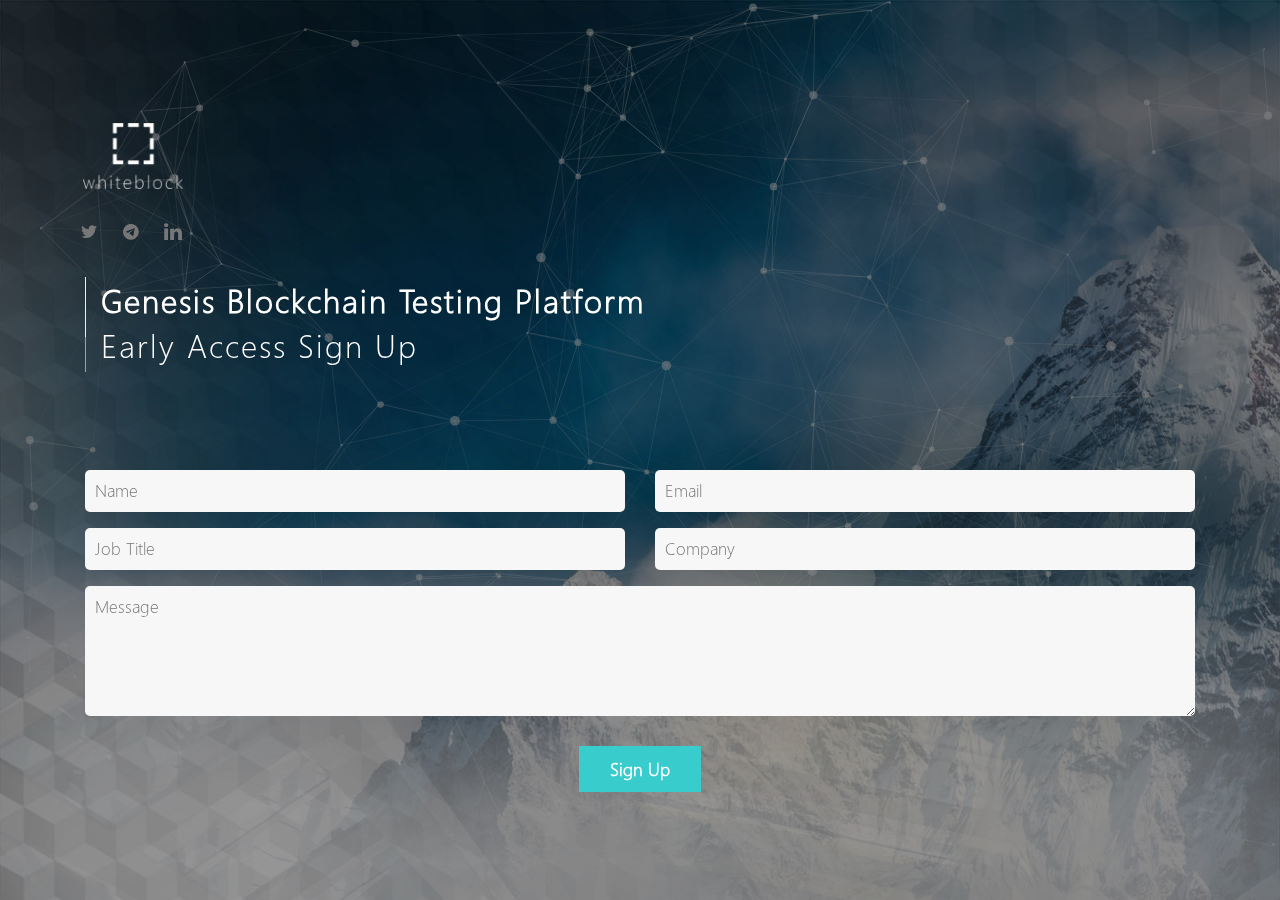
<file: genesisbeta/index.html>
<!DOCTYPE html>
<html lang="zxx">
<head>
    <!-- Global site tag (gtag.js) - Google Analytics -->
    <script async src="https://www.googletagmanager.com/gtag/js?id=UA-141689264-1"></script>
    <script>
      window.dataLayer = window.dataLayer || [];
      function gtag(){dataLayer.push(arguments);}
      gtag('js', new Date());

      gtag('config', 'UA-141689264-1');
    </script>
    <!-- Metas -->
    <meta charset="utf-8">
    <meta http-equiv="X-UA-Compatible" content="IE=edge" />
		<meta http-equiv="Cache-control" content="public">
    <meta name="viewport" content="width=device-width, initial-scale=1, maximum-scale=1" />
    <meta name="keywords" content="whiteblock, blockchain testing platform, blockchain testing, dapp testing" />
    <meta name="description" content="Whiteblock is a blockchain testing company based in Los Angeles. The Whiteblock platform allows users to quickly test the performance of blockchain protocols and dapps." />
    <meta name="author" content="Whiteblock" />

    <!-- Title  -->
    <title>Whiteblock Blockchain Testing</title>

    <!-- Favicon -->
    <link rel="shortcut icon" href="../img/whiteblock-favicon.jpg" />

    <!-- Google Fonts -->
    <link href="https://fonts.googleapis.com/css?family=Poppins:300,400,500,600" rel="stylesheet">
    <link href="https://fonts.googleapis.com/css?family=Raleway:200,300,400,500,600,700,800" rel="stylesheet">

    <!-- Plugins -->
    <link rel="stylesheet" href="../css/plugins.css" />

    <!-- Core Style Css -->
    <link rel="stylesheet" href="../css/style.css" />

    <style>
        .social a {
            color: #777;
            font-size: 18px;
            margin: 15px 10px;
        }
        
        .header .contact-form {
            margin-top: 20px;
        }
        .header .contact-form .controls .section-head  h4 {
            line-height: 1.4;
            font-size: 2.3em;
        }
        .header .contact-form input[type='text'],
        .header .contact-form input[type='email'],
        .header .contact-form textarea {
            width: 100%;
            padding: 10px;
            border: 0;
            background: #f7f7f7;
            border-radius: 5px;
            font-size: 1.2em;
        }
        .header .contact-form textarea {
            height: 130px;
            max-height: 130px;
            max-width: 100%;
        }
        .header .contact-form button[type='submit'] {
            background: #39CCCC;
            border: 1px solid #39CCCC;
            color: #fff;
            padding: 10px 30px;
            margin-top: 10px;
            font-weight: 600;
            font-size: 1.3em;
            cursor: pointer;
            position: relative;
        }
        .header .contact-form button[type='submit']:after {
            content: '';
            width: 0;
            height: 100%;
            position: absolute;
            bottom: 0;
            left: 100%;
            z-index: 1;
            background: #fff;
            -webkit-transition: all 0.3s ease;
            transition: all 0.3s ease;
        }
        .header .contact-form button[type='submit'] span {
            position: relative;
            z-index: 2;
        }
        .header .contact-form button[type='submit']:hover:after {
            width: 100%;
            left: 0;
            -webkit-transition: width 0.3s ease;
            transition: width 0.3s ease;
        }
        .header .contact-form button[type='submit']:hover span {
            color: #39CCCC;
        }

        @media only screen and (max-width: 411px) {
			.header .contact-form .controls .section-head h4 {
				font-size: 1.8em;
            }
            .header .contact-form input[type='text'],
            .header .contact-form input[type='email'],
            .header .contact-form textarea {
                font-size: 1.0em;
            }
        }
    </style>
</head>

<body>
    <!-- ==== Start Loading -->
		<div class="loading-logo">
			<div class="middle"> </div>
		</div>
    <!-- End Loading ==== -->


    <!-- ==== Start Header -->
    <header class="header valign bg-img" data-scroll-index="0" data-overlay-dark="4" data-background="../img/mountains.jpg">
        <!-- particles -->
        <div id="particles-js"></div>
        <div class="container">
            <div class="row">
                <div class="full-width caption">
                    <a class="logo" href="https://whiteblock.io/">
                            <img style="margin-left: 13px;" src="../img/whiteblock-logo-light.png" alt="whiteblock blockchain testing logo">
                    </a>
                    <div class="social">
                    <a href="https://twitter.com/whiteblockio"><i class="icofont icofont-social-twitter"></i></a>
                    <a href="https://t.me/joinchat/HsUCShLKi--lX14OSQyhMg"><i class="icofont icofont-social-telegram"></i></a>
                    <a href="https://www.linkedin.com/company/whiteblock/"><i class="icofont icofont-brand-linkedin"></i></a>
                </div>
                
                <div class="col-lg-12 contact-form">
                    <form class="form" id="contact-form" method="post" action="https://formspree.io/hello@whiteblock.io">
                        <div class="messages"></div>

                        <div class="controls">
                            <div class="row">
                                <div class="section-head col-sm-12">
                                    <h4> Genesis Blockchain Testing Platform <br> <span>Early Access Sign Up </span>
                                    </h4> <br>
                                </div>
                                <div class="col-md-6">
                                    <div class="form-group">
                                        <input id="form_name" type="text" name="name" placeholder="Name" required>
                                    </div>
                                </div>
                                <div class="col-md-6">
                                    <div class="form-group">
                                        <input id="form_email" type="email" name="email" placeholder="Email" required>
                                    </div>
                                </div>
                                <div class="col-md-6">
                                    <div class="form-group">
                                        <input id="form_title" type="text" name="title" placeholder="Job Title" required>
                                    </div>
                                </div>
                                <div class="col-md-6">
                                    <div class="form-group">
                                        <input id="form_company" type="text" name="company" placeholder="Company" required>
                                    </div>
                                </div>
                                <div class="col-md-12">
                                    <div class="form-group">
                                        <textarea id="form_message" name="message" placeholder="Message" rows="4" required="required"></textarea>
                                    </div>
                                </div>
                                <div class="col-md-12 text-center">
                                    <button type="submit"><span>Sign Up</span></button>
                                </div>
                            </div>
                        </div>
                    </form>
                </div>
			</div>
        </div>
    </header>
    <!-- End Header ==== -->


   <!-- jQuery -->
   <script src="../js/jquery-3.0.0.min.js"></script>
   <script src="../js/jquery-migrate-3.0.0.min.js"></script>

   <!-- bootstrap -->
   <script src="../js/bootstrap.min.js"></script>

   <!-- scrollIt -->
   <script src="../js/scrollIt.min.js"></script>

   <!-- jquery.waypoints.min -->
   <script src="../js/jquery.waypoints.min.js"></script>

   <!-- jquery.counterup.min -->
   <script src="../js/jquery.counterup.min.js"></script>

   <!-- owl carousel -->
   <script src="../js/owl.carousel.min.js"></script>

   <!-- isotope.pkgd.min js -->
   <script src="../js/isotope.pkgd.min.js"></script>

   <!-- particles.min js -->
   <script src="../js/particles.min.js"></script>

       <!-- app js -->
   <script src="../js/app.min.js"></script>

   <!-- validator js -->
   <script src="../js/validator.min.js"></script>

   <!-- custom scripts -->
   <script src="../js/scripts.min.js"></script>


</body>
</html>
</file>
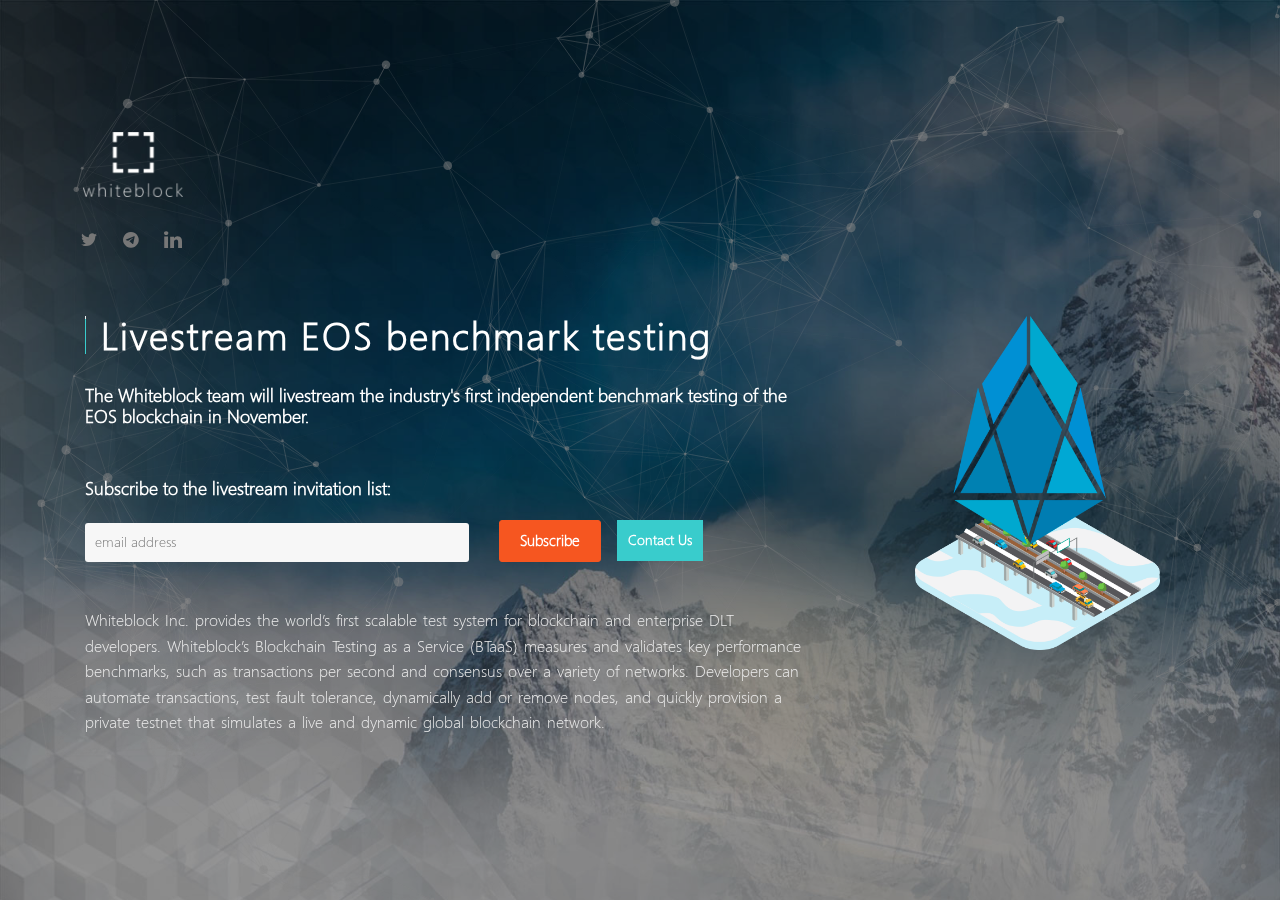
<file: rsvp/index.html>
<!DOCTYPE html>
<html lang="zxx">
<head>
	    <!-- Global site tag (gtag.js) - Google Analytics -->
    <script async src="https://www.googletagmanager.com/gtag/js?id=UA-141689264-1"></script>
    <script>
      window.dataLayer = window.dataLayer || [];
      function gtag(){dataLayer.push(arguments);}
      gtag('js', new Date());

      gtag('config', 'UA-141689264-1');
    </script>
    <meta charset="utf-8">
    <meta http-equiv="X-UA-Compatible" content="IE=edge" />
		<meta http-equiv="Cache-control" content="public">
    <meta name="viewport" content="width=device-width, initial-scale=1, maximum-scale=1" />
    <meta name="keywords" content="whiteblock, blockchain testing platform, blockchain testing, dapp testing" />
    <meta name="description" content="Whiteblock is a blockchain testing company based in Los Angeles. The Whiteblock platform allows users to quickly test the performance of blockchain protocols and dapps." />
    <meta name="author" content="Whiteblock" />

    <!-- Title  -->
    <title>Whiteblock Livestream</title>

    <!-- Favicon -->
    <link rel="shortcut icon" href="../img/whiteblock-favicon.jpg" />

    <!-- Google Fonts -->
    <link href="https://fonts.googleapis.com/css?family=Poppins:300,400,500,600" rel="stylesheet">
    <link href="https://fonts.googleapis.com/css?family=Raleway:200,300,400,500,600,700,800" rel="stylesheet">

    <!-- Plugins -->
    <link rel="stylesheet" href="../css/plugins.css" />

    <!-- Core Style Css -->
    <link rel="stylesheet" href="../css/style.min.css" />

		<style>
		.header .email-subscribe h4 {
			font-size: 25px;
			font-weight: 200;
		}
		.header .email-subscribe {
			padding: 20px 10px 0px 0px;
      		margin-top: 30px;
		}
		@media only screen and (min-width: 1200px) {
			.header .email-subscribe {
				padding: 20px 50px 0px 0px;
			}
		}
		@media only screen and (max-width: 991px) {
			.header .caption .eos-illus img{
				display: none;
			}
		}
		.header .email-subscribe .email-subscribe-form input[type='email'],
		.header .email-subscribe .email-subscribe-form textarea {
			width: 100%;
			padding: 10px;
			border: 0;
			background: #f7f7f7;
			border-radius: 3px;
			margin-top: 7px;
			margin-right: -25px;
		}
		.header .email-subscribe .email-subscribe-form textarea {
			height: 155px;
			max-height: 155px;
			max-width: 100%;
		}
		.header .email-subscribe .email-subscribe-form input[type='submit'] {
			background: #F65620;
			border: 1px solid #F65620;
			border-radius: 3px;
			color: #fff;
			padding: 10px 20px;
			font-weight: 700;
			font-size: 15px;
			cursor: pointer;
			position: relative;
			margin-top: 4px;
			margin-right: 10px;
		}
		.header .email-subscribe .email-subscribe-form #subscribe-result {
				visibility: hidden;
				min-width: 250px;
				margin-left: -135px;
				background-color: #005c99;
				color: #fff;
				text-align: center;
				border-radius: 2px;
				padding: 16px;
				position: fixed;
				z-index: 1;
				left: 50%;
				bottom: 150px;
				font-size: 17px;
		}
		.header .email-subscribe .email-subscribe-form #subscribe-result.show {
				visibility: visible;
				-webkit-animation: fadein 0.5s, fadeout 0.5s 2.5s;
				animation: fadein 0.5s, fadeout 0.5s 2.5s;
		}
		.header .email-subscribe .work-btn button[type='button']{
		  background: #39CCCC;
		  border: 1px solid #39CCCC;
		  color: #fff;
		  padding: 10px 10px;
		  margin: 4px 0px 0px 0px;
		  font-weight: 600;
		  cursor: pointer;
		  position: relative;
		}
		.header .email-subscribe .work-btn button[type='button']:after {
		  content: '';
		  width: 0;
		  height: 100%;
		  position: absolute;
		  bottom: 0;
		  left: 100%;
		  z-index: 1;
		  background-color: #fff;
		  -webkit-transition: all 0.3s ease;
		  transition: all 0.3s ease;
		}
		.header .email-subscribe .work-btn button[type='button'] span {
		  position: relative;
		  z-index: 2;
		}
		.header .email-subscribe .work-btn button[type='button']:hover:after {
		  width: 100%;
		  left: 0;
		  -webkit-transition: width 0.3s ease;
		  transition: width 0.3s ease;
		}
		.header .email-subscribe .work-btn button[type='button']:hover span {
		  color: #39CCCC;
		}

		.social a {
		  color: #777;
		  font-size: 18px;
		  margin: 15px 10px;
		}
		</style>
</head>

<body>
    <!-- ==== Start Loading -->
		<div class="loading-logo">
			<div class="middle"> </div>
		</div>
    <!-- End Loading ==== -->

		<!-- ==== Contact form Pop up -->
		<section class="contact">
			<div class="container-fluid">
      	<div class="row">
					<div class="modal fade" id="myModal">
						<div class="modal-dialog">
							<div class="modal-content contact-form">
								<div class="controls">
									<form class="form" id="contact-form" method="post" action="https://formspree.io/hello@whiteblock.io">
										<div class="section-head modal-header">
											<h4 class="modal-title">Contact Us</h4>
											<button type="button" class="close" data-dismiss="modal">&times;</button>
										</div>

										<div class="modal-body">
											<div class="col-12">
			                    <div class="form-group">
			                        <input id="form_name" type="text" name="name" placeholder="Name" required="required">
			                    </div>
			                </div>
			                <div class="col-12">
			                    <div class="form-group">
			                        <input id="form_email" type="email" name="email" placeholder="Email" required="required">
			                    </div>
			                </div>
			                <div class="col-md-12">
			                    <div class="form-group">
			                        <textarea id="form_message" name="message" placeholder="Message" rows="4" required="required"></textarea>
			                    </div>
			                </div>
										</div>
										<div class="col-md-12 text-center">
												<button type="submit"><span>Send Message</span></button>
										</div>
									</form>
								</div>
							</div>
						</div>
					</div>
				</div>
			</div>
		</section>
		<!-- End Contact form Pop up ==== -->

    <!-- ==== Start Header -->
    <header class="header valign bg-img" data-scroll-index="0" data-overlay-dark="4" data-background="../img/mountains.jpg">
        <!-- particles -->
        <div id="particles-js"></div>

        <div class="container">
            <div class="row">
							<div class="full-width caption">
								<a class="logo" href="https://whiteblock.io/">
										<img style="margin-left: 13px;" src="../img/whiteblock-logo-light.png" alt="whiteblock blockchain testing logo">
								</a>
								<div class="social">
			              <a href="https://twitter.com/whiteblockio"><i class="icofont icofont-social-twitter"></i></a>
			              <a href="https://t.me/joinchat/HsUCShLKi--lX14OSQyhMg"><i class="icofont icofont-social-telegram"></i></a>
			              <a href="https://www.linkedin.com/company/whiteblock/"><i class="icofont icofont-brand-linkedin"></i></a>
			          </div>
							</div>
                <div class="full-width caption mt-50">
									<div class="container">
					            <div class="row">
					              <div class="col-lg-8">
					                  <div class="mission mb-30">
					                      <div class="section-head mb-30">
					                        <h4> Livestream EOS benchmark testing </h4>
					                      </div>
                                <h6> The Whiteblock team will livestream the industry's first independent benchmark testing of the EOS blockchain in November.</h6>
																<!-- Begin MailChimp Signup Form -->
																<div class="email-subscribe full-width">
																	<h6> Subscribe to the livestream invitation list:</h6> <br>
																	<div class="email-subscribe-form">
																			<form action="https://whiteblock.us17.list-manage.com/subscribe/post-json?u=a27d6187752a19dbe98b0f944&amp;id=68c58d55ef" method="get" id="subscribe-form" name="mc-embedded-subscribe-form" class="validate" target="_blank" novalidate>
																					<div class="row">
																						<div class="col-12 col-md-7">
																							<input type="email" value="" name="EMAIL" class="email" placeholder="email address" required>
																						</div>
																						<div class="col-12 col-md-2">
																					    <!-- real people should not fill this in and expect good things - do not remove this or risk form bot signups-->
																					    <div style="position: absolute; left: -5000px;" aria-hidden="true"><input type="text" name="b_a27d6187752a19dbe98b0f944_16fb002c89" tabindex="-1" value=""></div>
																					    <div class="sub-btn"><input type="submit" value="Subscribe" name="subscribe" onclick="toaster()"></div>
																						</div>
																						<div class="col-12 col-md-3">
																							<div class="work-btn">
																								<button type="button" data-toggle="modal" data-target="#myModal">
																									<span>Contact Us</span>
																								</button>
																							</div>
																						</div>
																					</div>
																			</form>
																			<div class="" id="subscribe-result"></div>
																	</div>
																</div>
																<!--End mc_embed_signup-->
                                <p style="margin-top: 45px;">Whiteblock Inc. provides the world’s first scalable test system for blockchain and enterprise DLT developers. Whiteblock’s Blockchain Testing as a Service (BTaaS) measures and validates key performance benchmarks, such as transactions per second and consensus over a variety of networks. Developers can automate transactions, test fault tolerance, dynamically add or remove nodes, and quickly provision a private testnet that simulates a live and dynamic global blockchain network.</p> <br>
					                  </div>
					              </div>
												<div class="eos-illus col-lg-4">
													<img style="max-width: 70%; height: auto; margin-left: 70px;" src="../img/eos-livestream.png" alt="Infrastructure as a Service for Whiteblock Blockchain Testing Platform">
												</div>
					            </div>
					        </div>
                </div>
						</div>
        </div>
    </header>
    <!-- End Header ==== -->


    <!-- jQuery -->
    <script src="../js/jquery-3.0.0.min.js"></script>
    <script src="../js/jquery-migrate-3.0.0.min.js"></script>

    <!-- bootstrap -->
    <script src="../js/bootstrap.min.js"></script>

    <!-- scrollIt -->
    <script src="../js/scrollIt.min.js"></script>

    <!-- jquery.waypoints.min -->
    <script src="../js/jquery.waypoints.min.js"></script>

    <!-- jquery.counterup.min -->
    <script src="../js/jquery.counterup.min.js"></script>

    <!-- owl carousel -->
    <script src="../js/owl.carousel.min.js"></script>

    <!-- isotope.pkgd.min js -->
    <script src="../js/isotope.pkgd.min.js"></script>

    <!-- particles.min js -->
    <script src="../js/particles.min.js"></script>

		<!-- app js -->
    <script src="../js/app.min.js"></script>

    <!-- validator js -->
    <script src="../js/validator.min.js"></script>

    <!-- custom scripts -->
    <script src="../js/scripts.min.js"></script>

</body>
</html>
</file>
<file: css/plugins.css>
/*-----------------------------------------------------------------------------------

-----------------------------------------------------------------------------------*/

/* ----------------------------------------------------------------
			[ All Css Plugins & Helper Classes File ]
-----------------------------------------------------------------*/

/* == bootstrap == */
@import url("plugins/bootstrap.min.css");

/* == animate Headline == */
@import url("plugins/animate.min.css");

/* == et-line icon font == */
@import url("plugins/et-line.css");

/* == icofont icon font == */
@import url("plugins/icofont.css");

/* == fontawesome icon font == */
@import url("plugins/fontawesome-all.min.css");

/* == YouTubePopUp == */
@import url("plugins/YouTubePopUp.css");

/* == magnific-popup == */
@import url("plugins/magnific-popup.css");

/* == owl.carousel == */
@import url("plugins/owl.carousel.min.css");
@import url("plugins/owl.theme.default.min.css");

/* == helper classes == */
@import url("plugins/helper.css");
</file>
<file: css/style.css>
/*-----------------------------------------------------------------------------------

	Whiteblock LLC

 Main Color   : #39CCCC
 main Font    : Poppins
 Heading Font : Segoe UI light

-----------------------------------------------------------------------------------*/

/* ----------------------------------------------------------------
     [ Add Logo Preloader ]
-----------------------------------------------------------------*/
.loading-logo{
  position: fixed;
  top: 0;
  left: 0;
  height: 100%;
  width: 100%;
  background: url('../img/load.gif') no-repeat center center;
  background-color: #000;
  z-index: 9999999999999;
}

.loading-logo .middle{
  position: absolute;
  top: 50%;
  width: 100%;
}

/* ----------------------------------------------------------------
    [ 01 Start Basic ]
-----------------------------------------------------------------*/

* {
  margin: 0;
  padding: 0;
  -webkit-box-sizing: border-box;
          box-sizing: border-box;
  outline: none !important;
  list-style: none;
}
@font-face {
  font-family: 'Segoeuil';
  src: url('../fonts/segoeuil.ttf');
}

body {
  color: #00000a;
  line-height: 1.3;
  font-weight: 400;
  font-size: 14px;
  font-family: 'Segoeuil', sans-serif;
  overflow-x: hidden !important;
}

h1, h2, h3, h4, h5, h6 {
  font-family: 'Segoeuil', sans-serif;
}

p {
  font-size: 14px;
  color: #666;
  line-height: 1.6;
  word-spacing: 1px;
  margin: 0;
}

img {
  width: 100%;
  height: auto;
}

span, a, a:hover {
  display: inline-block;
  text-decoration: none;
  color: inherit;
}

.section-head {
  margin-bottom: 80px;
}
.section-head h4 {
  position: relative;
  padding: 0 0 0 15px;
  line-height: 1;
  border-left: 1px solid #eee;
  letter-spacing: 2px;
  font-size: 38px;
  font-weight: 700;
}
.section-head h4:before {
  content: '';
  width: 1px;
  height: 35px;
  background: #39CCCC;
  position: absolute;
  left: -1px;
  bottom: 0;
}
.section-head h4 span {
  font-weight: 200;
  padding-bottom: 5px;
}
.platform-head {
	margin-bottom: 0px;
}
.client-head {
	margin-bottom: 40px;
}

.bg-gray {
  background: #f7f7f7;
}
.bg-gray .owl-theme .owl-dots .owl-dot span {
  background: #777;
}

.o-hidden {
  overflow: hidden;
}

.position-re {
  position: relative;
}

.full-width {
  width: 100% !important;
}

.bg-img {
  background-size: cover;
  background-repeat: no-repeat;
}

.section-padding {
  padding: 50px 0;
}

.valign {
  display: -webkit-box;
  display: -ms-flexbox;
  display: flex;
  -webkit-box-align: center;
  -ms-flex-align: center;
  align-items: center;
}

.v-middle {
  position: absolute;
  width: 100%;
  top: 50%;
  left: 0;
  -webkit-transform: translate(0%, -50%);
  transform: translate(0%, -50%);
}

.cd-headline {
  font-size: 3rem;
  line-height: 1.2;
}

.cd-headline.clip span {
  display: inline-block;
  padding: .2em 0;
  font-size: 4.5rem;
  font-weight: 50;
  letter-spacing: 10px;
  text-transform: lowercase;
}

@media only screen and (min-width: 768px) {
  .cd-headline {
    font-size: 3rem;
    font-weight: 300;
  }
}
@media only screen and (min-width: 1170px) {
  .cd-headline {
    font-size: 4rem;
  }
}
.cd-words-wrapper {
  display: inline-block;
  position: relative;
  text-align: left;
}

.cd-words-wrapper b {
  display: inline-block;
  position: absolute;
  white-space: nowrap;
  left: 0;
  top: 0;
}

.cd-words-wrapper b.is-visible {
  position: relative;
}

.no-js .cd-words-wrapper b {
  opacity: 0;
}

.no-js .cd-words-wrapper b.is-visible {
  opacity: 1;
}

/* xclip */
.cd-headline.clip span {
  display: inline-block;
  padding: .2em 0;
}

.cd-headline.clip .cd-words-wrapper {
  overflow: hidden;
  vertical-align: top;
}

.cd-headline.clip .cd-words-wrapper::after {
  /* line */
  content: '';
  position: absolute;
  top: 10%;
  right: 0;
  width: 2px;
  height: 70%;
  background-color: #aebcb9;
}

.cd-headline.clip b {
  opacity: 0;
}

.cd-headline b.is-visible {
  opacity: 1;
  font-weight: 900;
}

.owl-theme .owl-dots .owl-dot span {
  width: 8px;
  height: 8px;
  border-radius: 50%;
  background: #F7F8FA;
}

.owl-theme .owl-dots .owl-dot.active span,
.owl-theme .owl-dots .owl-dot:hover span {
  background: #39CCCC;
}

/* ----------------------------------------------------------------
     [ End Basic ]
-----------------------------------------------------------------*/
/* ----------------------------------------------------------------
     [ 02 Start Navbar ]
-----------------------------------------------------------------*/
.navbar {
  position: absolute;
  left: 0;
  top: 0;
  width: 100%;
  background: transparent;
  z-index: 9;
  min-height: 80px;
}
.navbar .icon-bar {
  color: #fff;
}
.navbar .navbar-nav .nav-link {
  font-size: 16px;
  font-weight: 600;
  color: #eee;
  letter-spacing: .5px;
  margin: 15px 5px;
  -webkit-transition: all .5s;
  transition: all .5s;
}
.navbar .navbar-nav .active {
  color: #39CCCC !important;
}

.nav-scroll {
  background: #fff;
  border-bottom: 1px solid rgba(12, 12, 12, 0.04);
  padding: 0;
  position: fixed;
  top: -100px;
  left: 0;
  width: 100%;
  -webkit-transition: -webkit-transform .5s;
  transition: -webkit-transform .5s;
  transition: transform .5s;
  transition: transform .5s, -webkit-transform .5s;
  -webkit-transform: translateY(100px);
          transform: translateY(100px);
}
.nav-scroll .icon-bar {
  color: #222;
}
.nav-scroll .navbar-nav .nav-link {
  color: #222;
}
.nav-scroll .navbar-nav .logo {
  padding: 15px 0;
  color: #111;
}

.logo {
  padding: 15px 0;
  width: 100px;
}

.navbar .navbar-nav .work-btn button[type='button']{
  background: #39CCCC;
  border: 1px solid #39CCCC;
  color: #fff;
  padding: 5px 5px;
  margin-top: 18px;
  font-weight: 600;
  cursor: pointer;
  position: relative;
}
.navbar .navbar-nav .work-btn button[type='button']:after {
  content: '';
  width: 0;
  height: 100%;
  position: absolute;
  bottom: 0;
  left: 100%;
  z-index: 1;
  background-color: #fff;
  -webkit-transition: all 0.3s ease;
  transition: all 0.3s ease;
}
.navbar .navbar-nav .work-btn button[type='button'] span {
  position: relative;
  z-index: 2;
}
.navbar .navbar-nav .work-btn button[type='button']:hover:after {
  width: 100%;
  left: 0;
  -webkit-transition: width 0.3s ease;
  transition: width 0.3s ease;
}
.navbar .navbar-nav .work-btn button[type='button']:hover span {
  color: #39CCCC;
}
/* ----------------------------------------------------------------
     [ End Navbar ]
-----------------------------------------------------------------*/
/* ----------------------------------------------------------------
     [ Start Header ]
-----------------------------------------------------------------*/
.header {
  min-height: 100vh;
  overflow: hidden;
}
.header .caption .o-hidden {
  display: inline-block;
}
.header .caption h3 {
  font-weight: 200;
  font-size: 30px;
  letter-spacing: 3px;
  -webkit-animation-delay: .2s;
          animation-delay: .2s;
}
.header .caption h1 {
  margin: 10px 0;
  font-size: 70px;
  font-weight: 700;
  text-transform: uppercase;
  -webkit-animation-delay: .6s;
          animation-delay: .6s;
}
.header .caption h1 b {
  color: #39CCCC;
}
.header .caption p {
  font-size: 16px;
  color: #eee;
  word-spacing: 2px;
  -webkit-animation-delay: 1s;
          animation-delay: 1s;
}
.header .caption .butn {
  padding: 10px 30px;
  border: 1px solid #eee;
  border-radius: 4px;
  text-transform: uppercase;
  font-size: 13px;
  font-weight: 500;
  letter-spacing: 1px;
  position: relative;
  margin: 30px 2px 0;
  -webkit-animation-delay: 1.2s;
          animation-delay: 1.2s;
}
.header .caption .butn:after {
  content: '';
  width: 0;
  height: 100%;
  position: absolute;
  bottom: 0;
  left: 100%;
  z-index: 1;
  background: #fff;
  -webkit-transition: all 0.3s ease;
  transition: all 0.3s ease;
}
.header .caption .butn:hover {
  border-color: #fff;
}
.header .caption .butn:hover:after {
  width: 100%;
  left: 0;
  -webkit-transition: width 0.3s ease;
  transition: width 0.3s ease;
}
.header .caption .butn:hover span {
  color: #1c1c1c;
}
.header .caption .butn span {
  position: relative;
  z-index: 2;
}
.header .caption .butn-bg {
  background: #39CCCC;
  border-color: #39CCCC;
}
.header .arrow {
  position: absolute;
  bottom: 5vh;
  width: 100%;
  text-align: center;
  color: #fff;
  font-size: 13px;
  z-index: 8;
}
.header .arrow i {
  position: relative;
  display: inline-block;
  width: 30px;
  height: 30px;
  line-height: 30px;
}
.header .arrow i:after {
  content: "";
  position: absolute;
  top: 0;
  left: 0;
  width: 100%;
  height: 100%;
  background: rgba(255, 255, 255, 0.2);
  border-radius: 50%;
  z-index: -1;
  -webkit-transition: all .2s;
  transition: all .2s;
}
.header .arrow i:hover:after {
  -webkit-transform: scale(1.2);
          transform: scale(1.2);
  opacity: 0;
  -webkit-transition: all .5s;
  transition: all .5s;
}

.header .email-subscribe h4 {
  font-size: 25px;
  font-weight: 200;
}
.header .email-subscribe {
  padding: 20px 180px 0px 130px;
}
@media only screen and (min-width: 1200px) {
  .header .email-subscribe {
    padding: 20px 240px 0px 220px;
  }
}
.header .email-subscribe .email-subscribe-form input[type='email'],
.header .email-subscribe .email-subscribe-form textarea {
  width: 100%;
  padding: 10px;
  border: 0;
  background: #f7f7f7;
  border-radius: 3px;
  margin-top: 7px;
  margin-right: -25px;
}
.header .email-subscribe .email-subscribe-form textarea {
  height: 155px;
  max-height: 155px;
  max-width: 100%;
}
.header .email-subscribe .email-subscribe-form input[type='submit'] {
  background: #F65620;
  border: 1px solid #F65620;
  border-radius: 3px;
  color: #fff;
  padding: 10px 20px;
  font-weight: 700;
  font-size: 15px;
  cursor: pointer;
  position: relative;
  margin-top: 4px;
}
.header .email-subscribe .email-subscribe-form input[type='submit']:after {
  content: '';
  width: 0;
  height: 100%;
  position: absolute;
  bottom: 0;
  left: 100%;
  z-index: 1;
  background: #fff;
  -webkit-transition: all 0.3s ease;
  transition: all 0.3s ease;
}
.header .email-subscribe .email-subscribe-form input[type='submit'] span {
  position: relative;
  z-index: 2;
}
.header .email-subscribe .email-subscribe-form input[type='submit']:hover:after {
  width: 100%;
  left: 0;
  -webkit-transition: width 0.3s ease;
  transition: width 0.3s ease;
}
.header .email-subscribe .email-subscribe-form input[type='submit']:hover span {
  color: #39CCCC;
}
.header .email-subscribe .email-subscribe-form #subscribe-result {
    visibility: hidden;
    min-width: 250px;
    margin-left: -135px;
    background-color: #005c99;
    color: #fff;
    text-align: center;
    border-radius: 2px;
    padding: 16px;
    position: fixed;
    z-index: 1;
    left: 50%;
    bottom: 150px;
    font-size: 17px;
}
.header .email-subscribe .email-subscribe-form #subscribe-result.show {
    visibility: visible;
    -webkit-animation: fadein 0.5s, fadeout 0.5s 2.5s;
    animation: fadein 0.5s, fadeout 0.5s 2.5s;
}

@-webkit-keyframes fadein {
    from {bottom: 50px; opacity: 0;}
    to {bottom: 150px; opacity: 1;}
}

@keyframes fadein {
    from {bottom: 50px; opacity: 0;}
    to {bottom: 150px; opacity: 1;}
}

@-webkit-keyframes fadeout {
    from {bottom: 150px; opacity: 1;}
    to {bottom: 50px; opacity: 0;}
}

@keyframes fadeout {
    from {bottom: 150px; opacity: 1;}
    to {bottom: 50px; opacity: 0;}
}

#particles-js {
  position: absolute;
  top: 0;
  left: 0;
  width: 100%;
  height: 100%;
  z-index: 1;
}

/* ----------------------------------------------------------------
     [ End Header ]
-----------------------------------------------------------------*/
/* ----------------------------------------------------------------
     [ 04 Start Hero ]
-----------------------------------------------------------------*/
.hero .extra-text {
  font-weight: 200;
  margin-bottom: 25px;
}
.hero .extra-text span {
  font-weight: 700;
}
.hero .item {
  background: #fff;
  text-align: center;
  padding: 30px 15px;
  -webkit-box-shadow: 0px 5px 35px 0px rgba(148, 146, 245, 0.15);
          box-shadow: 0px 5px 35px 0px rgba(148, 146, 245, 0.15);
  border-radius: 5px;
  margin-bottom: 30px;
}
.hero .item .icon {
  font-size: 50px;
  margin-bottom: 15px;
  color: #39CCCC;
}
.hero .item h6 {
  margin-bottom: 15px;
}
.hero .mission p {
  margin-bottom: 30px;
  font-size: 17px;
}
.hero .mission i {
  display: inline-block;
  width: 50px;
  height: 50px;
  line-height: 50px;
  text-align: center;
  background: #39CCCC;
  border-radius: 50%;
  color: #fff;
  font-size: 25px;
}
.hero .mission .small-text {
  margin-left: 10px;
  font-size: 13px;
  color: #666;
}
.hero .use p {
  font-size: 17px;
}
.hero .use .item  {
  height: 270px;
}

/* ----------------------------------------------------------------
     [ End Hero ]
-----------------------------------------------------------------*/

/* ----------------------------------------------------------------
     [ Start Library ]
-----------------------------------------------------------------*/
.library .item {
  padding: 30px 15px;
  -webkit-box-shadow: 0px 5px 35px 0px rgba(148, 146, 245, 0.15);
          box-shadow: 0px 5px 35px 0px rgba(148, 146, 245, 0.15);
  border-radius: 5px;
  padding-bottom: 20px;
  height: 350px;
}
.library .item .icon {
  font-size: 24px;
  margin-bottom: 15px;
  color: #39CCCC;
}
.library .item h6 {
  margin-bottom: 15px;
  font-size: 20px;
}
.library .item h6:hover {
  color: #38cbcc; 
}
.library .item p {
  font-size: 15px;
}

.imgLogoSys {
  width:16%;
  padding-bottom: 19px;
}

.imgLogoALT {
  width:10%;
  padding-bottom: 19px;
}

.imgLogoWB {
  width:15%;
  padding-bottom: 19px;
}
/* ----------------------------------------------------------------
     [ End Library ]
-----------------------------------------------------------------*/
/* ----------------------------------------------------------------
     [ 09 Start Services Tabs ]
-----------------------------------------------------------------*/
.serv-tabs {
  background-attachment: fixed;
}
.serv-tabs .content .tab-item {
  display: none;
  position: relative;
}
.serv-tabs .content .curent {
  display: block;
}
.serv-tabs .content .bord {
  padding-right: 30px;
}
.serv-tabs .content .bord:after {
  content: '';
  width: 1px;
  height: 100%;
  background: #39CCCC;
  position: absolute;
  right: 1px;
  top: 0;
  opacity: .7;
}
.serv-tabs .content .special {
  padding-left: 30px;
}
.serv-tabs .content p {
  color: #fff;
  font-size: 24px;
  word-spacing: 1px;
}
.serv-tabs .tabs-icon .item div {
  text-align: center;
  padding: 30px 0;
  background: rgba(70, 70, 70, 0.55);
  margin-top: 50px;
  border-radius: 5px;
  cursor: pointer;
}
.serv-tabs .tabs-icon .item .icon {
  font-size: 30px;
  color: #39CCCC;
  margin-bottom: 15px;
}
.serv-tabs .tabs-icon .item h6 {
  font-size: 14px;
  font-weight: 700;
  letter-spacing: 1px;
  text-transform: uppercase;
}
.serv-tabs .tabs-icon .active div {
  background: #fff;
}
.serv-tabs .tabs-icon .active h6 {
  color: #111;
}

/* ----------------------------------------------------------------
     [ End Services Tabs ]
-----------------------------------------------------------------*/
/* ----------------------------------------------------------------
     [ 10 Start Team ]
-----------------------------------------------------------------*/
.team .titem .team-img {
  position: relative;
  overflow: hidden;
  border-radius: 50%;
  width: 180px;
  height: 180px;
  margin: auto;
}
.team .titem .team-img:hover img {
  -webkit-transform: scale(1.2);
          transform: scale(1.2);
}
.team .titem img {
  -webkit-transition: all .5s;
  transition: all .5s;
}
.team .titem h6 {
  font-size: 18px;
  font-weight: 600;
  font-family: inherit;
  margin: 20px 0 10px;
}
.team .titem span {
  font-size: 14px;
  color: #959595;
}
.team .titem {
  margin-bottom: 55px;
}
.team .titem .social {
  margin: 15px 0;
}
.team .titem .social a {
  margin: 0 5px;
}

/* ----------------------------------------------------------------
     [ End Team ]
-----------------------------------------------------------------*/

/* ----------------------------------------------------------------
     [ 12 Start Testimonails ]
-----------------------------------------------------------------*/
.testimonails {
  background-attachment: fixed;
}
.testimonails .client-img {
  width: 85px;
  height: 85px;
  border-radius: 50%;
  border: 5px solid rgba(255,255,255,.2);
  overflow: hidden;
  margin: 0 auto 15px;
}
.testimonails p {
  color: #ccc;
  font-size: 20px;
  font-weight: 600;
  margin: 0 0 14px;
}
.testimonails h5 {
  color: #39CCCC;
  font-size: 20px;
  font-weight: 600;
  margin: 0 0 8px;
}
.testimonails h6 {
  font-size: 18px;
  color: #ccc;
  margin-bottom: 30px;
}
.testimonails .owl-theme .owl-dots {
  margin-top: 30px !important;
}

/* ----------------------------------------------------------------
     [ End Testimonails ]
-----------------------------------------------------------------*/
/* ----------------------------------------------------------------
     [ 13 Start Blog ]
-----------------------------------------------------------------*/
.blog .item {
  -webkit-box-shadow: 0px 5px 35px 0px rgba(148, 146, 245, 0.15);
          box-shadow: 0px 5px 35px 0px rgba(148, 146, 245, 0.15);
  border-radius: 5px;
  height: 320px;
  margin-bottom: 35px;
}
.blog .item .post-img {
  position: relative;
  overflow: hidden;
}
.blog .item .post-img:hover img {
  -webkit-transform: scale(1.1);
          transform: scale(1.1);
}
.blog .item .post-img img {
  -webkit-transition: all .5s;
  transition: all .5s;
  height: 170px;
}
.blog .item .post-img .date {
  display: inline-block;
  position: absolute;
  top: 15px;
  left: 15px;
  background: #111;
  color: #fff;
  padding: 10px 15px;
  text-align: center;
}
.blog .item .post-img .date span {
  display: block;
  font-weight: 700;
  font-size: 12px;
}
.blog .item .logo-img {
  position: relative;
  margin: auto;
  padding-top: 35px;
  width: 40%;
}
.blog .item .content {
  padding: 30px 5px;
  background: #fff;
}
.blog .item .content .tag {
  color: #39CCCC;
  font-weight: 600;
  font-size: 17px;
  margin: 0 0 10px 10px;
}
.blog .item .content h5 {
  font-weight: 700;
  font-size: 20px;
  margin: 0 10px 10px 10px;
}
.blog .item .content .butn {
  padding: 10px 30px;
  border: 1px solid #eee;
  border-radius: 4px;
  text-transform: uppercase;
  font-size: 15px;
  font-weight: 500;
  letter-spacing: 1px;
  position: relative;
  margin: 0px 2px 0;
  -webkit-animation-delay: 1.2s;
          animation-delay: 1.2s;
}
.blog .item .content .butn:after {
  content: '';
  width: 0;
  height: 100%;
  position: absolute;
  bottom: 0;
  left: 100%;
  z-index: 1;
  background: #fff;
  -webkit-transition: all 0.3s ease;
  transition: all 0.3s ease;
}
.blog .item .content .butn:hover {
  border-color: #fff;
}
.blog .item .content .butn:hover:after {
  width: 100%;
  left: 0;
  -webkit-transition: width 0.3s ease;
  transition: width 0.3s ease;
}
.blog .item .content .butn:hover span {
  color: #1c1c1c;
}
.blog .item .content .butn span {
  position: relative;
  z-index: 2;
}
.blog .item .content .butn-bg {
  background: #FB9902;
  border-color: #FB9902;
}

.blog-nav {
  position: static !important;
  background: #fff !important;
  margin: 0;
}
.blog-nav .logo {
  color: #1c1c1c !important;
}
.blog-nav .navbar-nav li a {
  color: #1c1c1c !important;
  font-weight: 500;
}

.min-header {
  height: 50vh;
  background: #1c1c1c;
  position: relative;
}
.min-header .v-middle{
  z-index: 4;
}
.min-header h5 {
  font-weight: 700;
  letter-spacing: 1px;
  color: #ccc;
  margin-bottom: 15px;
}
.min-header .path{
  display: inline-block;
  padding: 5px 10px;
  text-align: center;
  background: rgba(100,100,100,.2);
}
.min-header span {
  position: relative;
  color: #ddd;
  font-style: italic;
  line-height: 1.7;
}
.min-header span:after {
  content: '>>';
  position: relative;
  margin: 0 10px;
}
.min-header span:last-child:after {
  display: none;
}

.blogs .posts .post {
  margin-bottom: 50px;
  border-bottom: 1px solid #eee;
}
.blogs .posts .post .content {
  padding: 50px 15px;
  background: #fff;
}
.blogs .posts .post .content .post-title h5 {
  font-weight: 700;
  font-size: 20px;
  line-height: 1.6;
  margin-bottom: 10px;
}
.blogs .posts .post .content .meta {
  margin-bottom: 20px;
}
.blogs .posts .post .content .meta li {
  display: inline-block;
  font-size: 12px;
  color: #777;
  margin: 5px;
}
.blogs .posts .post .content p {
  font-weight: 300;
}
.blogs .posts .post .content .spical {
  padding: 15px;
  margin: 30px 0;
  border-left: 2px solid #111;
  background: #f7f7f7;
  font-size: 16px;
}
.blogs .posts .post .content .butn {
  display: inline-block;
  margin-top: 30px;
  padding: 8px 30px;
  border: 2px solid #ddd;
  font-weight: 500;
  -webkit-transition: all .5s;
  transition: all .5s;
}
.blogs .posts .post .content .butn:hover {
  background: #39CCCC;
  border-color: #39CCCC;
  color: #fff;
}
.blogs .posts .post .share-post {
  margin-top: 30px;
  padding-top: 20px;
  border-top: 1px dashed #eee;
  text-align: left;
}
.blogs .posts .post .share-post span {
  font-weight: 700;
}
.blogs .posts .post .share-post ul {
  float: right;
}
.blogs .posts .post .share-post ul li {
  display: inline-block;
  margin: 0 10px;
}
.blogs .posts .title-g h3 {
  font-weight: 800;
  font-size: 25px;
}
.blogs .posts .comments-area .comment-box {
  padding-bottom: 30px;
  margin-bottom: 50px;
  border-bottom: 1px solid #eee;
}
.blogs .posts .comments-area .comment-box:nth-child(odd) {
  margin-left: 80px;
}
.blogs .posts .comments-area .comment-box:last-child {
  margin-bottom: 0;
}
.blogs .posts .comments-area .comment-box .author-thumb {
  width: 80px;
  float: left;
}
.blogs .posts .comments-area .comment-box .comment-info {
  margin-left: 100px;
}
.blogs .posts .comments-area .comment-box .comment-info h6 {
  font-size: 14px;
  font-weight: 600;
  margin-bottom: 10px;
}
.blogs .posts .comments-area .comment-box .comment-info .reply {
  margin-top: 10px;
  font-weight: 600;
}
.blogs .posts .comments-area .comment-box .comment-info .reply i {
  padding-right: 5px;
  font-size: 12px;
}
.blogs .posts .comment-form .form input[type='text'],
.blogs .posts .comment-form .form input[type='email'],
.blogs .posts .comment-form .form textarea {
  width: 100%;
  border: 0;
  border-radius: 5px;
  padding: 10px;
  background: #f4f4f4;
}
.blogs .posts .comment-form .form textarea {
  height: 160px;
  max-height: 160px;
  max-width: 100%;
}
.blogs .posts .comment-form .form button[type='submit'] {
  background: #39CCCC;
  border: 1px solid #39CCCC;
  color: #fff;
  padding: 10px 30px;
  margin-top: 15px;
  font-weight: 600;
  cursor: pointer;
  position: relative;
}
.blogs .posts .comment-form .form button[type='submit']:after {
  content: '';
  width: 0;
  height: 100%;
  position: absolute;
  bottom: 0;
  left: 100%;
  z-index: 1;
  background: #fff;
  -webkit-transition: all 0.3s ease;
  transition: all 0.3s ease;
}
.blogs .posts .comment-form .form button[type='submit'] span {
  position: relative;
  z-index: 2;
}
.blogs .posts .comment-form .form button[type='submit']:hover:after {
  width: 100%;
  left: 0;
  -webkit-transition: width 0.3s ease;
  transition: width 0.3s ease;
}
.blogs .posts .comment-form .form button[type='submit']:hover span {
  color: #39CCCC;
}
.blogs .posts .pagination {
  display: block;
  text-align: center;
}
.blogs .posts .pagination li {
  display: inline-block;
  padding: 5px 10px;
  margin: 2px;
  border: 1px solid #ddd;
}
.blogs .side-bar .widget {
  margin-bottom: 50px;
}
.blogs .side-bar .widget:last-child {
  margin-bottom: 0;
}
.blogs .side-bar .widget .widget-title {
  border-bottom: 1px solid #eee;
  margin-bottom: 30px;
}
.blogs .side-bar .widget .widget-title h6 {
  position: relative;
  padding-bottom: 15px;
  font-size: 13px;
  font-weight: 600;
  letter-spacing: 1px;
  text-transform: uppercase;
}
.blogs .side-bar .widget .widget-title h6:after {
  content: '';
  width: 30px;
  height: 1px;
  background: #000;
  position: absolute;
  bottom: 0;
  left: 0;
}
.blogs .side-bar .widget li {
  margin-bottom: 10px;
  color: #777;
}
.blogs .side-bar .widget li:last-child {
  margin: 0;
}
.blogs .side-bar .search form input {
  width: calc(100% - 52px);
  height: 50px;
  padding: 0 10px;
  border: 0;
  background: #f7f7f7;
}
.blogs .side-bar .search form button {
  width: 50px;
  height: 50px;
  line-height: 50px;
  background: #1c1c1c;
  color: #fff;
  border: 0;
  float: right;
}

/* ----------------------------------------------------------------
     [ End Blog ]
-----------------------------------------------------------------*/
/* ----------------------------------------------------------------
     [ 14 Start Clients ]
-----------------------------------------------------------------*/
.clients {
  padding: 30px 0;
}
.clients .brand {
  padding: 15px;
  opacity: .5;
}
.clients .brand:hover {
  opacity: 1;
}
.clients .section-head .platform-head {
	margin-bottom: 0px;
}

/* ----------------------------------------------------------------
     [ End Clients ]
-----------------------------------------------------------------*/
/* ----------------------------------------------------------------
     [ 15 Start Contact ]
-----------------------------------------------------------------*/

.information {
  padding: 80px 0;
  color: #fff;
  -webkit-transition: all .5s;
  transition: all .5s;
}
.information .item {
  padding: 30px;
  background: rgba(70, 70, 70, 0.3);
  border-radius: 5px;
  cursor: pointer;
}
.information .info .item:last-child {
  margin-bottom: 0;
}
.information .info .item .icon {
  font-size: 45px;
  float: left;
}
.information .info .item .cont {
  margin-left: 60px;
}
.information .info .item .cont h6 {
  font-size: 16px;
  margin-bottom: 5px;
}
.information .info .item .cont p {
  color: #999;
}
.contact .map-show {
  left: -100%;
}
.contact .map-show .icon-toggle {
  z-index: 2;
  -webkit-transition-delay: .3s;
          transition-delay: .3s;
}
.contact .contact-form {
  padding: 80px 50px;
}
.contact .contact-form input[type='text'],
.contact .contact-form input[type='email'],
.contact .contact-form textarea {
  width: 100%;
  padding: 10px;
  border: 0;
  background: #f7f7f7;
  border-radius: 5px;
}
.contact .contact-form textarea {
  height: 160px;
  max-height: 160px;
  max-width: 100%;
}
.contact .contact-form button[type='submit'] {
  background: #39CCCC;
  border: 1px solid #39CCCC;
  color: #fff;
  padding: 10px 30px;
  margin-top: 15px;
  font-weight: 600;
  cursor: pointer;
  position: relative;
}
.contact .contact-form button[type='submit']:after {
  content: '';
  width: 0;
  height: 100%;
  position: absolute;
  bottom: 0;
  left: 100%;
  z-index: 1;
  background: #fff;
  -webkit-transition: all 0.3s ease;
  transition: all 0.3s ease;
}
.contact .contact-form button[type='submit'] span {
  position: relative;
  z-index: 2;
}
.contact .contact-form button[type='submit']:hover:after {
  width: 100%;
  left: 0;
  -webkit-transition: width 0.3s ease;
  transition: width 0.3s ease;
}
.contact .contact-form button[type='submit']:hover span {
  color: #39CCCC;
}

/* ----------------------------------------------------------------
     [ End Contact ]
-----------------------------------------------------------------*/
/* ----------------------------------------------------------------
     [ 16 Start Footer ]
-----------------------------------------------------------------*/
footer {
  background: #111;
  padding: 80px 0;
}
footer .social a {
  color: #777;
  font-size: 18px;
  margin: 15px 10px;
}
footer p {
  color: #777;
  font-weight: 700;
}

/* ----------------------------------------------------------------
     [ End Footer ]
-----------------------------------------------------------------*/
/* ----------------------------------------------------------------
 	 [ 17 Responsive ]
-----------------------------------------------------------------*/
@media screen and (max-width: 991px) {
  .mb-md50 {
    margin-bottom: 50px;
  }

  .mb-md30 {
    margin-bottom: 30px;
  }

  .mb-md0 {
    margin-bottom: 0;
  }

  .navbar .navbar-collapse {
    max-height: 340px;
    overflow: auto;
    background: #111;
    text-align: center;
    padding: 10px 0;
  }
  .navbar .nav-link {
    margin: 10px auto !important;
  }

  .nav-scroll .navbar-collapse .nav-link {
    color: #fff !important;
  }
  .nav-scroll .navbar-collapse .active {
    color: #39CCCC !important;
  }

  .header .caption h2 {
    font-size: 30px;
  }
  .header .caption h3 {
    font-size: 25px;
  }
  .header .caption h1 {
    font-size: 50px;
  }
  .header .caption p {
    font-size: 16px;
  }

  .header .caption .blc {
	   font-size: 65px;
  }
  .header .email-subscribe {
    padding: 10px 100px 0px 70px;
  }
  .header .email-subscribe h4 {
    font-size: 20px;
  }

  .serv-tabs .content .bord {
    padding-right: 0;
    margin-bottom: 50px;
  }
  .serv-tabs .content .bord:after {
    display: none;
  }
  .library .item {
    margin-bottom: 30px;
    height: 300px;
  }
  .contact .map {
    height: 500px;
  }

  .information .info{
    margin-bottom: 30px;
  }

  .information{
    padding-bottom: 50px;
  }

}
@media screen and (max-width: 767px) {
  .mb-sm50 {
    margin-bottom: 50px;
  }

  .mb-sm30 {
    margin-bottom: 30px;
  }

  .nav-scroll{
    padding-left: 15px;
  }

  .header .caption h3{
    font-size: 20px;
  }

  .header .caption h1{
    font-size: 30px;
  }

  .header .caption .blc {
	font-size: 55px;
  }

  .header .email-subscribe h4 {
    font-size: 15px;
  }

  .serv-tabs .tabs-icon .item div {
    padding: 15px 0;
  }
  .serv-tabs .tabs-icon .item h6 {
    display: none;
  }
  .serv-tabs .tabs .item p {
    font-size: 20px;
  }
  .serv-tabs .content .special {
    padding-left: 20px;
  }
  .header .email-subscribe h4 {
    font-size: 20px;
  }
  .library .item {
    margin-bottom: 30px;
    height: 320px;
  }
  .library .item h6 {
    font-size: 20px;
  }
  .library .item p {
    font-size: 13px;
  }

}

@media screen and (max-width: 414px) {
  .header .caption h3{
    font-size: 17px;
  }

  .header .caption h1{
    font-size: 25px;
  }

  .header .caption .blc {
	   font-size: 40px;
  }

  .header .email-subscribe {
    padding: 10px 50px 0px 40px;
  }
  .header .email-subscribe h4 {
    font-size: 13px;
  }
  .serv-tabs .content .special {
    display: none;
  }
  .serv-tabs .tabs .item p {
    font-size: 15px;
  }
  .serv-tabs .tabs-icon .item div {
    padding: 20px 0;
    margin-top: 40px;
    border-radius: 5px;
  }
  .section-head h4 {
    font-size: 18px;
  }
  .library .item {
    height: 280px;
  }
  .library .item h6 {
    font-size: 13px;
  }
  .library .item p {
    font-size: 10px;
  }

  .blog .item {
    border-radius: 5px;
    height: 240px;
    margin-bottom: 35px;
  }
  .blog .item .post-img img {
    height: 100px;
  }
  .blog .item .content .tag {
    font-size: 11px;
  }
  .blog .item .content h5 {
    font-size: 13px;
  }
  .blog .item .content .butn {
    font-size: 10px;
  }
  .testimonails p {
    font-size: 15px;
  }
  .testimonails h5 {
    font-size: 15px;
  }
  .testimonails h6 {
    font-size: 13px;
  }

}
</file>
<file: css/style.min.css>
.loading-logo{position:fixed;top:0;left:0;height:100%;width:100%;background:url(../img/load.gif) no-repeat 50%;background-color:#000;z-index:9999999999999}.loading-logo .middle{position:absolute;top:50%;width:100%}*{margin:0;padding:0;box-sizing:border-box;outline:none!important;list-style:none}@font-face{font-family:Segoeuil;src:url(../fonts/segoeuil.ttf)}body{color:#00000a;line-height:1.3;font-weight:400;font-size:14px;overflow-x:hidden!important}body,h1,h2,h3,h4,h5,h6{font-family:Segoeuil,sans-serif}p{font-size:14px;color:#666;line-height:1.6;word-spacing:1px;margin:0}img{width:100%;height:auto}a,a:hover,span{display:inline-block;text-decoration:none;color:inherit}.section-head{margin-bottom:80px}.section-head h4{position:relative;padding:0 0 0 15px;line-height:1;border-left:1px solid #eee;letter-spacing:2px;font-size:38px;font-weight:700}.section-head h4:before{content:"";width:1px;height:35px;background:#39cccc;position:absolute;left:-1px;bottom:0}.section-head h4 span{font-weight:200;padding-bottom:5px}.platform-head{margin-bottom:0}.client-head{margin-bottom:40px}.bg-gray{background:#f7f7f7}.bg-gray .owl-theme .owl-dots .owl-dot span{background:#777}.o-hidden{overflow:hidden}.position-re{position:relative}.full-width{width:100%!important}.bg-img{background-size:cover;background-repeat:no-repeat}.section-padding{padding:50px 0}.valign{display:-ms-flexbox;display:flex;-ms-flex-align:center;align-items:center}.v-middle{position:absolute;width:100%;top:50%;left:0;transform:translateY(-50%)}.cd-headline{font-size:3rem;line-height:1.2}.cd-headline.clip span{font-size:7.4rem;font-weight:50;letter-spacing:10px;text-transform:lowercase}@media only screen and (min-width:768px){.cd-headline{font-size:4.4rem;font-weight:300}}@media only screen and (min-width:1170px){.cd-headline{font-size:6rem}}.cd-words-wrapper{display:inline-block;position:relative;text-align:left}.cd-words-wrapper b{display:inline-block;position:absolute;white-space:nowrap;left:0;top:0}.cd-words-wrapper b.is-visible{position:relative}.no-js .cd-words-wrapper b{opacity:0}.no-js .cd-words-wrapper b.is-visible{opacity:1}.cd-headline.clip span{display:inline-block;padding:.2em 0}.cd-headline.clip .cd-words-wrapper{overflow:hidden;vertical-align:top}.cd-headline.clip .cd-words-wrapper:after{content:"";position:absolute;top:10%;right:0;width:2px;height:70%;background-color:#aebcb9}.cd-headline.clip b{opacity:0}.cd-headline b.is-visible{opacity:1;font-weight:900}.owl-theme .owl-dots .owl-dot span{width:8px;height:8px;border-radius:50%;background:#f7f8fa}.owl-theme .owl-dots .owl-dot.active span,.owl-theme .owl-dots .owl-dot:hover span{background:#39cccc}.navbar{position:absolute;left:0;top:0;width:100%;background:transparent;z-index:9;min-height:80px}.navbar .icon-bar{color:#fff}.navbar .navbar-nav .nav-link{font-size:16px;font-weight:600;color:#eee;letter-spacing:.5px;margin:15px 5px;transition:all .5s}.navbar .navbar-nav .active{color:#39cccc!important}.nav-scroll{background:#fff;border-bottom:1px solid hsla(0,0%,5%,.04);padding:0;position:fixed;top:-100px;left:0;width:100%;transition:transform .5s;transform:translateY(100px)}.nav-scroll .icon-bar,.nav-scroll .navbar-nav .nav-link{color:#222}.nav-scroll .navbar-nav .logo{padding:15px 0;color:#111}.logo{padding:15px 0;width:100px}.navbar .navbar-nav .work-btn button[type=button]{background:#39cccc;border:1px solid #39cccc;color:#fff;padding:5px;margin-top:18px;font-weight:600;cursor:pointer;position:relative}.navbar .navbar-nav .work-btn button[type=button]:after{content:"";width:0;height:100%;position:absolute;bottom:0;left:100%;z-index:1;background-color:#fff;transition:all .3s ease}.navbar .navbar-nav .work-btn button[type=button] span{position:relative;z-index:2}.navbar .navbar-nav .work-btn button[type=button]:hover:after{width:100%;left:0;transition:width .3s ease}.navbar .navbar-nav .work-btn button[type=button]:hover span{color:#39cccc}.header{min-height:100vh;overflow:hidden}.header .caption .o-hidden{display:inline-block}.header .caption h3{font-weight:200;font-size:30px;letter-spacing:3px;animation-delay:.2s}.header .caption h1{margin:10px 0;font-size:70px;font-weight:700;text-transform:uppercase;animation-delay:.6s}.header .caption h1 b{color:#39cccc}.header .caption p{font-size:16px;color:#eee;word-spacing:2px;animation-delay:1s}.header .caption .butn{padding:10px 30px;border:1px solid #eee;border-radius:4px;text-transform:uppercase;font-size:13px;font-weight:500;letter-spacing:1px;position:relative;margin:30px 2px 0;animation-delay:1.2s}.header .caption .butn:after{content:"";width:0;height:100%;position:absolute;bottom:0;left:100%;z-index:1;background:#fff;transition:all .3s ease}.header .caption .butn:hover{border-color:#fff}.header .caption .butn:hover:after{width:100%;left:0;transition:width .3s ease}.header .caption .butn:hover span{color:#1c1c1c}.header .caption .butn span{position:relative;z-index:2}.header .caption .butn-bg{background:#39cccc;border-color:#39cccc}.header .arrow{position:absolute;bottom:5vh;width:100%;text-align:center;color:#fff;font-size:13px;z-index:8}.header .arrow i{position:relative;display:inline-block;width:30px;height:30px;line-height:30px}.header .arrow i:after{content:"";position:absolute;top:0;left:0;width:100%;height:100%;background:hsla(0,0%,100%,.2);border-radius:50%;z-index:-1;transition:all .2s}.header .arrow i:hover:after{transform:scale(1.2);opacity:0;transition:all .5s}.header .email-subscribe h4{font-size:25px;font-weight:200}.header .email-subscribe{padding:20px 180px 0 130px}@media only screen and (min-width:1200px){.header .email-subscribe{padding:20px 240px 0 220px}}.header .email-subscribe .email-subscribe-form input[type=email],.header .email-subscribe .email-subscribe-form textarea{width:100%;padding:10px;border:0;background:#f7f7f7;border-radius:3px;margin-top:7px;margin-right:-25px}.header .email-subscribe .email-subscribe-form textarea{height:155px;max-height:155px;max-width:100%}.header .email-subscribe .email-subscribe-form input[type=submit]{background:#f65620;border:1px solid #f65620;border-radius:3px;color:#fff;padding:10px 20px;font-weight:700;font-size:15px;cursor:pointer;position:relative;margin-top:4px}.header .email-subscribe .email-subscribe-form input[type=submit]:after{content:"";width:0;height:100%;position:absolute;bottom:0;left:100%;z-index:1;background:#fff;transition:all .3s ease}.header .email-subscribe .email-subscribe-form input[type=submit] span{position:relative;z-index:2}.header .email-subscribe .email-subscribe-form input[type=submit]:hover:after{width:100%;left:0;transition:width .3s ease}.header .email-subscribe .email-subscribe-form input[type=submit]:hover span{color:#39cccc}.header .email-subscribe .email-subscribe-form #subscribe-result{visibility:hidden;min-width:250px;margin-left:-135px;background-color:#005c99;color:#fff;text-align:center;border-radius:2px;padding:16px;position:fixed;z-index:1;left:50%;bottom:150px;font-size:17px}.header .email-subscribe .email-subscribe-form #subscribe-result.show{visibility:visible;animation:a .5s,b .5s 2.5s}@keyframes a{0%{bottom:50px;opacity:0}to{bottom:150px;opacity:1}}@keyframes b{0%{bottom:150px;opacity:1}to{bottom:50px;opacity:0}}#particles-js{position:absolute;top:0;left:0;width:100%;height:100%;z-index:1}.hero .extra-text{font-weight:200;margin-bottom:25px}.hero .extra-text span{font-weight:700}.hero .item{background:#fff;text-align:center;padding:30px 15px;box-shadow:0 5px 35px 0 rgba(148,146,245,.15);border-radius:5px;margin-bottom:30px}.hero .item .icon{font-size:50px;color:#39cccc}.hero .item .icon,.hero .item h6{margin-bottom:15px}.hero .mission p{margin-bottom:30px;font-size:17px}.hero .mission i{display:inline-block;width:50px;height:50px;line-height:50px;text-align:center;background:#39cccc;border-radius:50%;color:#fff;font-size:25px}.hero .mission .small-text{margin-left:10px;font-size:13px;color:#666}.hero .use p{font-size:17px}.hero .use .item{height:270px}.library .item{padding:30px 15px;box-shadow:0 5px 35px 0 rgba(148,146,245,.15);border-radius:5px;padding-bottom:20px;height:350px}.library .item .icon{font-size:24px;margin-bottom:15px;color:#39cccc}.library .item h6{margin-bottom:15px;font-size:20px}.library .item p{font-size:15px}.serv-tabs{background-attachment:fixed}.serv-tabs .content .tab-item{display:none;position:relative}.serv-tabs .content .curent{display:block}.serv-tabs .content .bord{padding-right:30px}.serv-tabs .content .bord:after{content:"";width:1px;height:100%;background:#39cccc;position:absolute;right:1px;top:0;opacity:.7}.serv-tabs .content .special{padding-left:30px}.serv-tabs .content p{color:#fff;font-size:24px;word-spacing:1px}.serv-tabs .tabs-icon .item div{text-align:center;padding:30px 0;background:rgba(70,70,70,.55);margin-top:50px;border-radius:5px;cursor:pointer}.serv-tabs .tabs-icon .item .icon{font-size:30px;color:#39cccc;margin-bottom:15px}.serv-tabs .tabs-icon .item h6{font-size:14px;font-weight:700;letter-spacing:1px;text-transform:uppercase}.serv-tabs .tabs-icon .active div{background:#fff}.serv-tabs .tabs-icon .active h6{color:#111}.team .titem .team-img{position:relative;overflow:hidden;border-radius:50%;width:220px;height:220px;margin:auto}.team .titem .team-img:hover img{transform:scale(1.2)}.team .titem img{transition:all .5s}.team .titem h6{font-size:18px;font-weight:600;font-family:inherit;margin:20px 0 10px}.team .titem span{font-size:14px;color:#959595}.team .titem{margin-bottom:55px}.testimonails{background-attachment:fixed}.testimonails .client-img{width:85px;height:85px;border-radius:50%;border:5px solid hsla(0,0%,100%,.2);overflow:hidden;margin:0 auto 15px}.testimonails p{color:#ccc;font-size:20px;font-weight:600;margin:0 0 14px}.testimonails h5{color:#39cccc;font-size:20px;font-weight:600;margin:0 0 8px}.testimonails h6{font-size:18px;color:#ccc;margin-bottom:30px}.testimonails .owl-theme .owl-dots{margin-top:30px!important}.blog .item{box-shadow:0 5px 35px 0 rgba(148,146,245,.15);border-radius:5px;height:320px;margin-bottom:35px}.blog .item .post-img{position:relative;overflow:hidden}.blog .item .post-img:hover img{transform:scale(1.1)}.blog .item .post-img img{transition:all .5s;height:170px}.blog .item .post-img .date{display:inline-block;position:absolute;top:15px;left:15px;background:#111;color:#fff;padding:10px 15px;text-align:center}.blog .item .post-img .date span{display:block;font-weight:700;font-size:12px}.blog .item .logo-img{position:relative;margin:auto;padding-top:35px;width:40%}.blog .item .content{padding:30px 5px;background:#fff}.blog .item .content .tag{color:#39cccc;font-weight:600;font-size:17px;margin:0 0 10px 10px}.blog .item .content h5{font-weight:700;font-size:20px;margin:0 10px 10px}.blog .item .content .butn{padding:10px 30px;border:1px solid #eee;border-radius:4px;text-transform:uppercase;font-size:15px;font-weight:500;letter-spacing:1px;position:relative;margin:0 2px;animation-delay:1.2s}.blog .item .content .butn:after{content:"";width:0;height:100%;position:absolute;bottom:0;left:100%;z-index:1;background:#fff;transition:all .3s ease}.blog .item .content .butn:hover{border-color:#fff}.blog .item .content .butn:hover:after{width:100%;left:0;transition:width .3s ease}.blog .item .content .butn:hover span{color:#1c1c1c}.blog .item .content .butn span{position:relative;z-index:2}.blog .item .content .butn-bg{background:#fb9902;border-color:#fb9902}.blog-nav{position:static!important;background:#fff!important;margin:0}.blog-nav .logo{color:#1c1c1c!important}.blog-nav .navbar-nav li a{color:#1c1c1c!important;font-weight:500}.min-header{height:50vh;background:#1c1c1c;position:relative}.min-header .v-middle{z-index:4}.min-header h5{font-weight:700;letter-spacing:1px;color:#ccc;margin-bottom:15px}.min-header .path{display:inline-block;padding:5px 10px;text-align:center;background:hsla(0,0%,39%,.2)}.min-header span{position:relative;color:#ddd;font-style:italic;line-height:1.7}.min-header span:after{content:">>";position:relative;margin:0 10px}.min-header span:last-child:after{display:none}.blogs .posts .post{margin-bottom:50px;border-bottom:1px solid #eee}.blogs .posts .post .content{padding:50px 15px;background:#fff}.blogs .posts .post .content .post-title h5{font-weight:700;font-size:20px;line-height:1.6;margin-bottom:10px}.blogs .posts .post .content .meta{margin-bottom:20px}.blogs .posts .post .content .meta li{display:inline-block;font-size:12px;color:#777;margin:5px}.blogs .posts .post .content p{font-weight:300}.blogs .posts .post .content .spical{padding:15px;margin:30px 0;border-left:2px solid #111;background:#f7f7f7;font-size:16px}.blogs .posts .post .content .butn{display:inline-block;margin-top:30px;padding:8px 30px;border:2px solid #ddd;font-weight:500;transition:all .5s}.blogs .posts .post .content .butn:hover{background:#39cccc;border-color:#39cccc;color:#fff}.blogs .posts .post .share-post{margin-top:30px;padding-top:20px;border-top:1px dashed #eee;text-align:left}.blogs .posts .post .share-post span{font-weight:700}.blogs .posts .post .share-post ul{float:right}.blogs .posts .post .share-post ul li{display:inline-block;margin:0 10px}.blogs .posts .title-g h3{font-weight:800;font-size:25px}.blogs .posts .comments-area .comment-box{padding-bottom:30px;margin-bottom:50px;border-bottom:1px solid #eee}.blogs .posts .comments-area .comment-box:nth-child(odd){margin-left:80px}.blogs .posts .comments-area .comment-box:last-child{margin-bottom:0}.blogs .posts .comments-area .comment-box .author-thumb{width:80px;float:left}.blogs .posts .comments-area .comment-box .comment-info{margin-left:100px}.blogs .posts .comments-area .comment-box .comment-info h6{font-size:14px;font-weight:600;margin-bottom:10px}.blogs .posts .comments-area .comment-box .comment-info .reply{margin-top:10px;font-weight:600}.blogs .posts .comments-area .comment-box .comment-info .reply i{padding-right:5px;font-size:12px}.blogs .posts .comment-form .form input[type=email],.blogs .posts .comment-form .form input[type=text],.blogs .posts .comment-form .form textarea{width:100%;border:0;border-radius:5px;padding:10px;background:#f4f4f4}.blogs .posts .comment-form .form textarea{height:160px;max-height:160px;max-width:100%}.blogs .posts .comment-form .form button[type=submit]{background:#39cccc;border:1px solid #39cccc;color:#fff;padding:10px 30px;margin-top:15px;font-weight:600;cursor:pointer;position:relative}.blogs .posts .comment-form .form button[type=submit]:after{content:"";width:0;height:100%;position:absolute;bottom:0;left:100%;z-index:1;background:#fff;transition:all .3s ease}.blogs .posts .comment-form .form button[type=submit] span{position:relative;z-index:2}.blogs .posts .comment-form .form button[type=submit]:hover:after{width:100%;left:0;transition:width .3s ease}.blogs .posts .comment-form .form button[type=submit]:hover span{color:#39cccc}.blogs .posts .pagination{display:block;text-align:center}.blogs .posts .pagination li{display:inline-block;padding:5px 10px;margin:2px;border:1px solid #ddd}.blogs .side-bar .widget{margin-bottom:50px}.blogs .side-bar .widget:last-child{margin-bottom:0}.blogs .side-bar .widget .widget-title{border-bottom:1px solid #eee;margin-bottom:30px}.blogs .side-bar .widget .widget-title h6{position:relative;padding-bottom:15px;font-size:13px;font-weight:600;letter-spacing:1px;text-transform:uppercase}.blogs .side-bar .widget .widget-title h6:after{content:"";width:30px;height:1px;background:#000;position:absolute;bottom:0;left:0}.blogs .side-bar .widget li{margin-bottom:10px;color:#777}.blogs .side-bar .widget li:last-child{margin:0}.blogs .side-bar .search form input{width:calc(100% - 52px);height:50px;padding:0 10px;border:0;background:#f7f7f7}.blogs .side-bar .search form button{width:50px;height:50px;line-height:50px;background:#1c1c1c;color:#fff;border:0;float:right}.clients{padding:30px 0}.clients .brand{padding:15px;opacity:.5}.clients .brand:hover{opacity:1}.clients .section-head .platform-head{margin-bottom:0}.contact .map{padding:0;position:relative;z-index:4}.contact #ieatmaps{height:100%}.information{padding:80px 0;color:#fff;transition:all .5s}.information .item{padding:30px;background:rgba(70,70,70,.3);border-radius:5px;cursor:pointer}.information .info .item:last-child{margin-bottom:0}.information .info .item .icon{font-size:45px;float:left}.information .info .item .cont{margin-left:60px}.information .info .item .cont h6{font-size:16px;margin-bottom:5px}.information .info .item .cont p{color:#999}.contact .map-show{left:-100%}.contact .map-show .icon-toggle{z-index:2;transition-delay:.3s}.contact .contact-form{padding:80px 50px}.contact .contact-form input[type=email],.contact .contact-form input[type=text],.contact .contact-form textarea{width:100%;padding:10px;border:0;background:#f7f7f7;border-radius:5px}.contact .contact-form textarea{height:160px;max-height:160px;max-width:100%}.contact .contact-form button[type=submit]{background:#39cccc;border:1px solid #39cccc;color:#fff;padding:10px 30px;margin-top:15px;font-weight:600;cursor:pointer;position:relative}.contact .contact-form button[type=submit]:after{content:"";width:0;height:100%;position:absolute;bottom:0;left:100%;z-index:1;background:#fff;transition:all .3s ease}.contact .contact-form button[type=submit] span{position:relative;z-index:2}.contact .contact-form button[type=submit]:hover:after{width:100%;left:0;transition:width .3s ease}.contact .contact-form button[type=submit]:hover span{color:#39cccc}footer{background:#111;padding:80px 0}footer .social a{color:#777;font-size:18px;margin:15px 10px}footer p{color:#777;font-weight:700}@media screen and (max-width:991px){.mb-md50{margin-bottom:50px}.mb-md30{margin-bottom:30px}.mb-md0{margin-bottom:0}.navbar .navbar-collapse{max-height:340px;overflow:auto;background:#111;text-align:center;padding:10px 0}.navbar .nav-link{margin:10px auto!important}.nav-scroll .navbar-collapse .nav-link{color:#fff!important}.nav-scroll .navbar-collapse .active{color:#39cccc!important}.header .caption h2{font-size:30px}.header .caption h3{font-size:25px}.header .caption h1{font-size:50px}.header .caption p{font-size:16px}.header .caption .blc{font-size:85px}.header .email-subscribe{padding:10px 100px 0 70px}.header .email-subscribe h4{font-size:20px}.serv-tabs .content .bord{padding-right:0;margin-bottom:50px}.serv-tabs .content .bord:after{display:none}.library .item{margin-bottom:30px;height:300px}.contact .map{height:500px}.information .info{margin-bottom:30px}.information{padding-bottom:50px}}@media screen and (max-width:767px){.mb-sm50{margin-bottom:50px}.mb-sm30{margin-bottom:30px}.nav-scroll{padding-left:15px}.header .caption h3{font-size:20px}.header .caption h1{font-size:30px}.header .caption .blc{font-size:55px}.header .email-subscribe h4{font-size:15px}.serv-tabs .tabs-icon .item div{padding:15px 0}.serv-tabs .tabs-icon .item h6{display:none}.serv-tabs .tabs .item p{font-size:20px}.serv-tabs .content .special{padding-left:20px}.header .email-subscribe h4{font-size:20px}.library .item{margin-bottom:30px;height:320px}.library .item h6{font-size:20px}.library .item p{font-size:13px}}@media screen and (max-width:414px){.header .caption h3{font-size:17px}.header .caption h1{font-size:25px}.header .caption .blc{font-size:45px}.header .email-subscribe{padding:10px 50px 0 40px}.header .email-subscribe h4{font-size:13px}.serv-tabs .content .special{display:none}.serv-tabs .tabs .item p{font-size:15px}.serv-tabs .tabs-icon .item div{padding:20px 0;margin-top:40px;border-radius:5px}.section-head h4{font-size:18px}.library .item{height:280px}.library .item h6{font-size:13px}.library .item p{font-size:10px}.blog .item{border-radius:5px;height:240px;margin-bottom:35px}.blog .item .post-img img{height:100px}.blog .item .content .tag{font-size:11px}.blog .item .content h5{font-size:13px}.blog .item .content .butn{font-size:10px}.testimonails h5,.testimonails p{font-size:15px}.testimonails h6{font-size:13px}}
</file>
